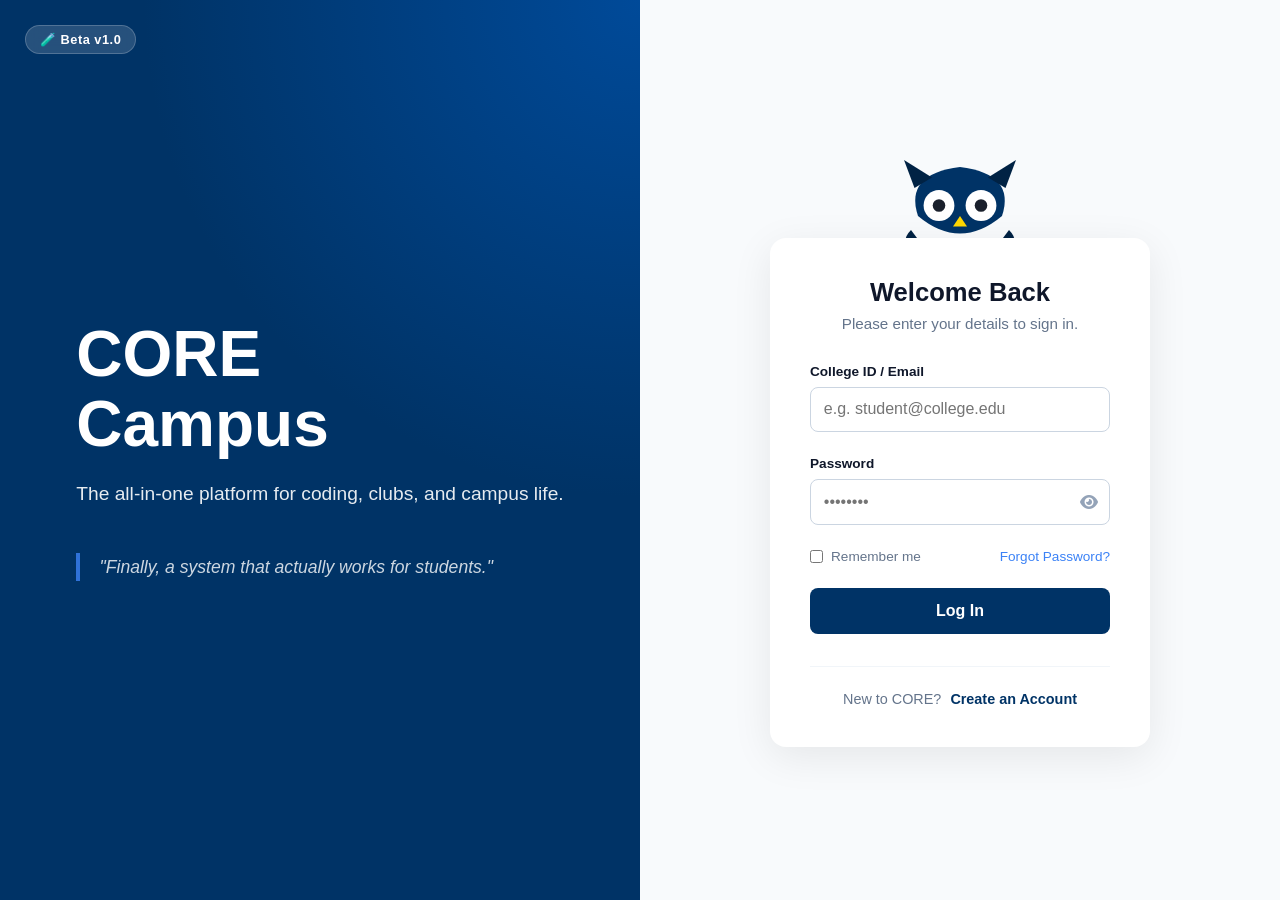
<file: index.html>
<!DOCTYPE html>
<html lang="en">
<head>
    <meta charset="UTF-8">
    <meta name="viewport" content="width=device-width, initial-scale=1.0">
    <title>CORE Campus | Login</title>
    <link rel="stylesheet" href="style.css">
    <link rel="stylesheet" href="https://cdnjs.cloudflare.com/ajax/libs/font-awesome/6.0.0/css/all.min.css">
</head>
<body>
    
    <audio id="success-sound" preload="auto">
        <source src="https://assets.mixkit.co/active_storage/sfx/2568/2568-preview.mp3" type="audio/mpeg">
    </audio>

    <div class="main-container">
        
        <div class="env-badge">🧪 Beta v1.0</div>

        <div class="brand-section">
            <div class="brand-content">
                <h1 class="brand-title">CORE<br>Campus</h1>
                <p class="brand-subtitle">The all-in-one platform for coding, clubs, and campus life.</p>
                
                <div class="static-quote">
                    "Finally, a system that actually works for students."
                </div>
            </div>
        </div>

        <div class="form-section">
            <div class="form-wrapper">
                
                <div class="mascot-container">
                    <svg id="owl-mascot" viewBox="0 0 200 150">
                        <g id="owl-body">
                            <path d="M40,90 Q100,140 160,90 Q180,30 100,20 Q20,30 40,90" fill="#003366"/>
                            <path d="M35,50 L20,10 L60,35 Z" fill="#002244"/>
                            <path d="M165,50 L180,10 L140,35 Z" fill="#002244"/>
                        </g>
                        
                        <g id="eyes-group">
                            <circle class="eye-white" cx="70" cy="75" r="22" fill="#fff"/>
                            <circle class="eye-white" cx="130" cy="75" r="22" fill="#fff"/>
                            <g id="pupils">
                                <circle class="pupil" cx="70" cy="75" r="9" fill="#1a202c"/>
                                <circle class="pupil" cx="130" cy="75" r="9" fill="#1a202c"/>
                            </g>
                        </g>
                        
                        <path d="M100,90 L90,105 L110,105 Z" fill="#FFD700"/>

                        <g id="arms">
                            <path id="arm-left" class="owl-arm" d="M30,110 Q10,130 40,150 L60,150 Z" fill="#002244"/>
                            <path id="arm-right" class="owl-arm" d="M170,110 Q190,130 160,150 L140,150 Z" fill="#002244"/>
                        </g>
                    </svg>
                </div>

               <div class="login-card">
    <div class="header">
        <h2>Welcome Back</h2> 
        <p>Please enter your details to sign in.</p>
    </div>

    <form id="loginForm">
        <div class="input-group">
            <label for="email">College ID / Email</label>
            <input type="text" id="email" placeholder="e.g. student@college.edu" autocomplete="off">
        </div>

        <div class="input-group">
            <label for="password">Password</label>
            <div class="password-wrapper">
                <input type="password" id="password" placeholder="••••••••">
                <i class="fas fa-eye" id="togglePassword"></i>
            </div>
        </div>

        <div class="actions">
            <label class="remember-me">
                <input type="checkbox"> Remember me
            </label>
            <a href="#" class="forgot-pass">Forgot Password?</a>
        </div>

        <button type="submit" id="loginBtn">Log In</button>
    </form>
    
    <p id="error-msg">Invalid credentials. Try 'core123'.</p>

    <div class="card-footer">
        <p>New to CORE? <a href="#" class="signup-link">Create an Account</a></p>
    </div>
</div>
            </div>
        </div>
    </div>

    <script src="script.js"></script>
</body>
</html>
</file>
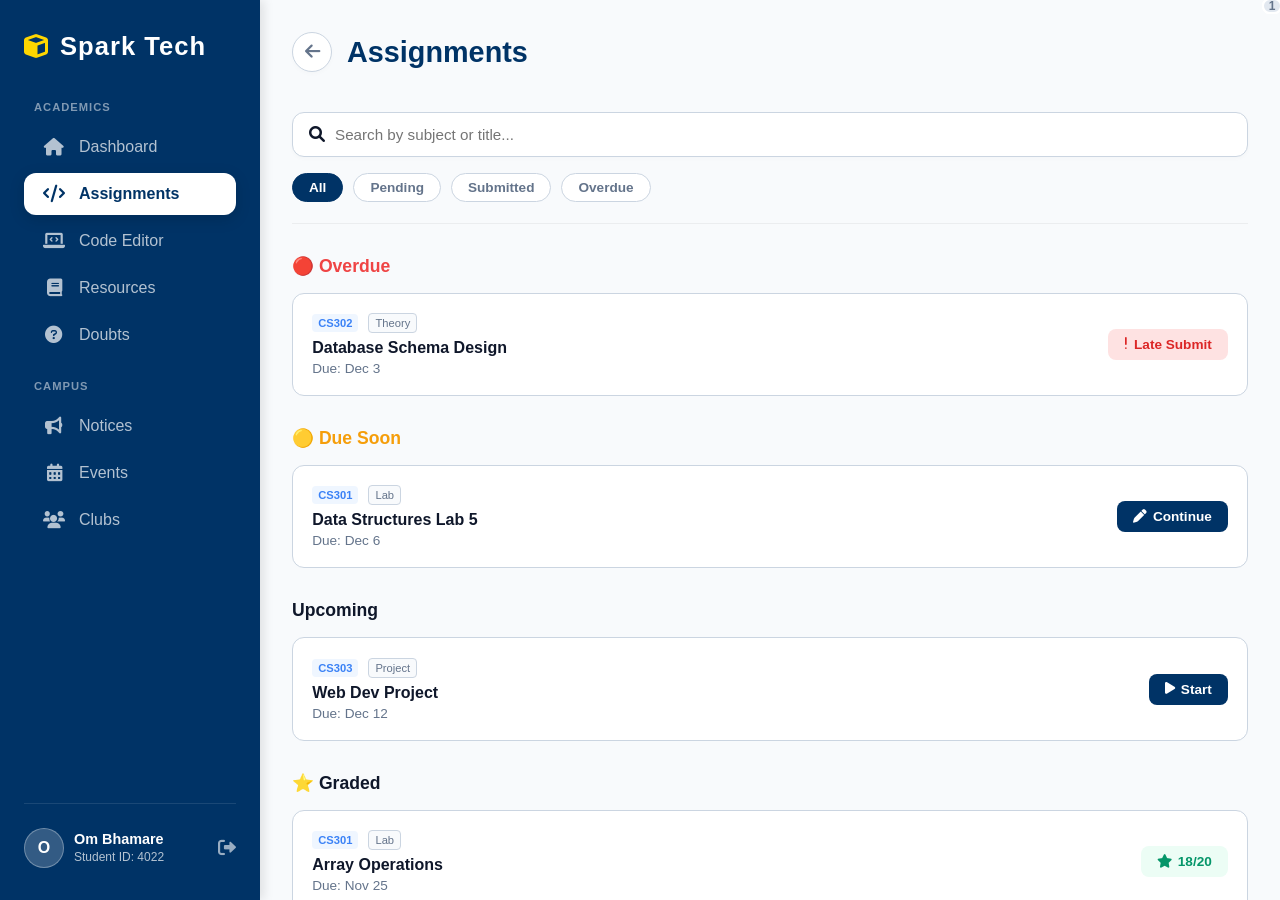
<file: assignments.html>
<!DOCTYPE html>
<html lang="en">
<head>
    <meta charset="UTF-8">
    <meta name="viewport" content="width=device-width, initial-scale=1.0">
    <title>Assignments | CORE Campus</title>
    <link rel="stylesheet" href="dashboard.css"> 
    <link rel="stylesheet" href="assignments.css">
    <link rel="stylesheet" href="https://cdnjs.cloudflare.com/ajax/libs/font-awesome/6.0.0/css/all.min.css">
</head>
<body>
    <div class="app-container">
       
    <div id="sidebar-container"></div>

        <main class="main-content">
            
            <header class="top-bar">
                <div class="page-title">
                    <button class="back-btn" onclick="window.location.href='dashboard.html'">
                        <i class="fas fa-arrow-left"></i>
                    </button>
                    <h1>Assignments</h1>
                </div>
            </header>

            <div class="controls-section">
                <div class="search-bar">
                    <i class="fas fa-search"></i>
                    <input type="text" id="searchInput" placeholder="Search by subject or title...">
                </div>
                
                <div class="filter-tabs" id="filterTabs">
                    <button class="filter-tab active" data-filter="all">All</button>
                    <button class="filter-tab" data-filter="pending">Pending</button>
                    <button class="filter-tab" data-filter="submitted">Submitted</button>
                    <button class="filter-tab" data-filter="overdue">Overdue</button>
                </div>
            </div>

            <div class="assignments-container" id="assignmentsList">
                <div class="skeleton-loader" id="loader">
                    <div class="skeleton-card"></div>
                    <div class="skeleton-card"></div>
                    <div class="skeleton-card"></div>
                </div>
            </div>

        </main>
    </div>
    
    <script src="assignments.js"></script>
     <script src="sidebar.js"></script>
</body>
</html>
</file>
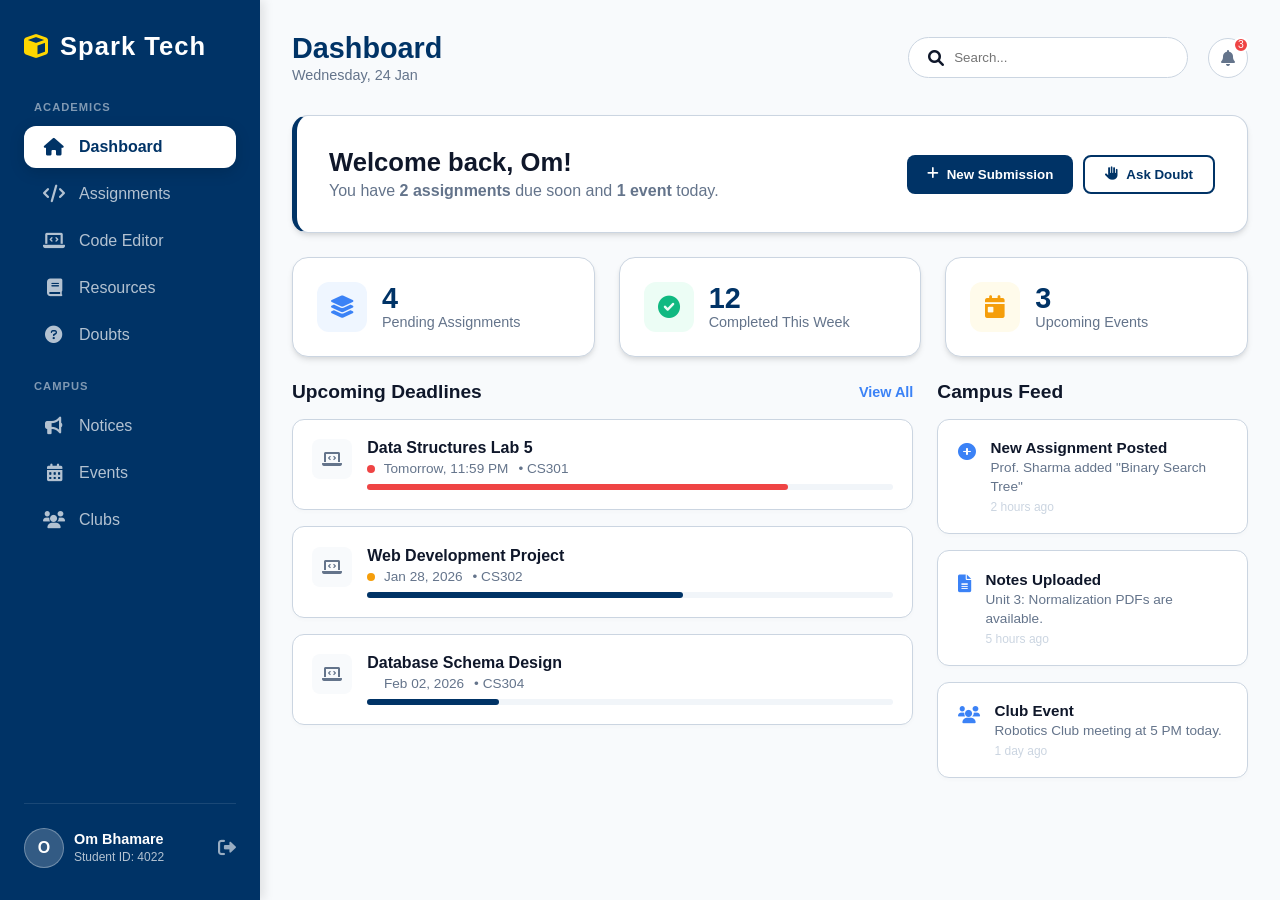
<file: dashboard.html>
<!DOCTYPE html>
<html lang="en">
<head>
    <meta charset="UTF-8">
    <meta name="viewport" content="width=device-width, initial-scale=1.0">
    <title>Dashboard | CORE Campus</title>
    <link rel="stylesheet" href="dashboard.css">
    <link rel="stylesheet" href="https://cdnjs.cloudflare.com/ajax/libs/font-awesome/6.0.0/css/all.min.css">
</head>
<body>
         <div class="app-container">
        
         <div id="sidebar-container"></div>

        <main class="main-content">
            
            <header class="top-bar">
                <div class="page-title">
                    <h1>Dashboard</h1>
                    <p class="date-display">Wednesday, 24 Jan</p>
                </div>
                
                <div class="top-actions">
                    <div class="search-box">
                        <i class="fas fa-search"></i>
                        <input type="text" placeholder="Search...">
                    </div>
                    <div class="notif-badge">
                        <i class="fas fa-bell"></i>
                        <span class="count-badge">3</span>
                    </div>
                </div>
            </header>

            <div class="dashboard-grid">
                
                <div class="welcome-section">
                    <div class="welcome-text">
                        <h2 id="greeting">Welcome back, Om!</h2>
                        <p>You have <strong>2 assignments</strong> due soon and <strong>1 event</strong> today.</p>
                    </div>
                    <div class="quick-actions">
                        <button class="action-btn"><i class="fas fa-plus"></i> New Submission</button>
                        <button class="action-btn outline"><i class="fas fa-hand-paper"></i> Ask Doubt</button>
                    </div>
                </div>

                <div class="stats-container" id="stats-row">
                    </div>

                <div class="content-split">
                    
                    <div class="section-container">
                        <div class="section-header">
                            <h3>Upcoming Deadlines</h3>
                            <a href="assignments.html">View All</a>
                        </div>
                        <div class="card-list" id="deadlines-list">
                            </div>
                    </div>

                    <div class="section-container">
                        <div class="section-header">
                            <h3>Campus Feed</h3>
                            <div class="filter-dots">
                                <span class="dot active"></span>
                                <span class="dot"></span>
                            </div>
                        </div>
                        <div class="feed-list" id="activity-feed">
                            </div>
                    </div>

                </div>
            </div>
        </main>
    </div>
    
    <script src="dashboard.js"></script>
     <script src="sidebar.js"></script>
</body>
</html>
</file>
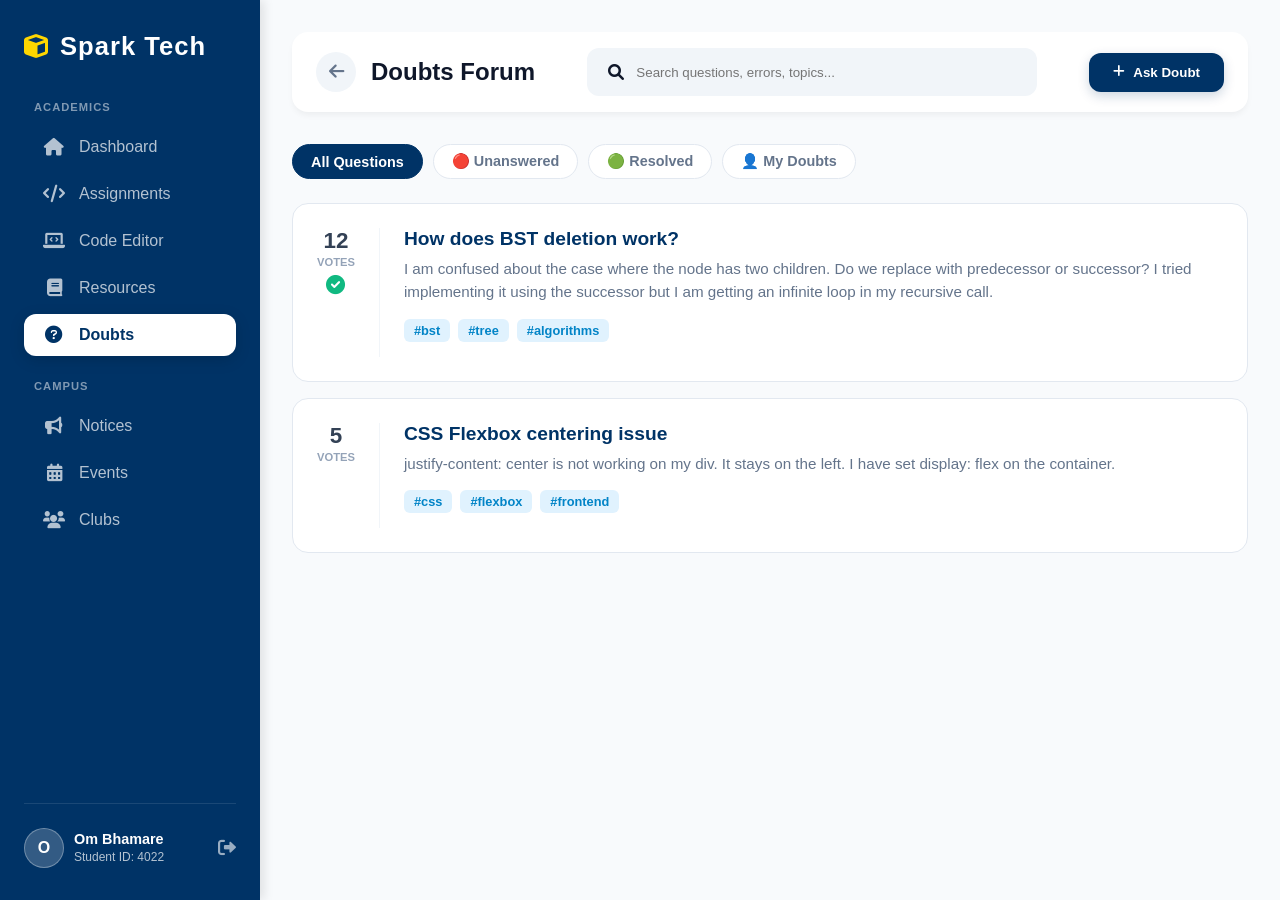
<file: doubts.html>
<!DOCTYPE html>
<html lang="en">
<head>
    <meta charset="UTF-8">
    <meta name="viewport" content="width=device-width, initial-scale=1.0">
    <title>Doubts | CORE Campus</title>
    
    <link rel="stylesheet" href="dashboard.css">
    <link rel="stylesheet" href="doubts.css">
    <link rel="stylesheet" href="https://cdnjs.cloudflare.com/ajax/libs/font-awesome/6.0.0/css/all.min.css">
</head>
<body>

    <div class="app-container">
        <div id="sidebar-container"></div>

        <main class="main-content">
            
            <header class="top-bar">
                <div class="page-title">
                    <button class="back-btn" onclick="window.location.href='dashboard.html'">
                        <i class="fas fa-arrow-left"></i>
                    </button>
                    <h1>Doubts Forum</h1>
                </div>
                
                <div class="header-search">
                    <i class="fas fa-search"></i>
                    <input type="text" id="searchInput" placeholder="Search questions, errors, topics...">
                </div>

                <div class="header-actions">
                    <button class="btn-primary" id="askBtn">
                        <i class="fas fa-plus"></i> <span>Ask Doubt</span>
                    </button>
                </div>
            </header>

            <div class="controls-section">
                <div class="filter-group">
                    <button class="filter-pill active" data-filter="all">All Questions</button>
                    <button class="filter-pill" data-filter="unanswered">🔴 Unanswered</button>
                    <button class="filter-pill" data-filter="resolved">🟢 Resolved</button>
                    <button class="filter-pill" data-filter="mine">👤 My Doubts</button>
                </div>
            </div>

            <div class="doubts-container" id="doubtsList">
                </div>
        </main>
    </div>

    <div class="modal-overlay" id="askModal">
        <div class="modal-content">
            <div class="modal-header">
                <h2>❓ Ask a Doubt</h2>
                <button class="close-modal"><i class="fas fa-times"></i></button>
            </div>
            
            <div class="modal-body">
                <form id="askForm">
                    <div class="form-group">
                        <label class="modal-label">Title</label>
                        <input type="text" class="modal-input" placeholder="e.g. Error in BST deletion logic" required>
                    </div>
                    
                    <div class="form-row" style="display:flex; gap:20px; margin-bottom:1.2rem;">
                        <div class="form-group" style="flex:1;">
                            <label class="modal-label">Subject</label>
                            <select class="modal-input">
                                <option>CS301 - Data Structures</option>
                                <option>CS302 - Web Development</option>
                                <option>CS304 - Database Systems</option>
                            </select>
                        </div>
                        <div class="form-group" style="flex:1;">
                            <label class="modal-label">Priority</label>
                            <select class="modal-input">
                                <option>Normal</option>
                                <option>High Priority</option>
                            </select>
                        </div>
                    </div>

                    <div class="form-group">
                        <label class="modal-label">Description</label>
                        <div class="editor-container" style="margin-top:6px; border: 2px solid #e2e8f0;">
                            <div class="editor-toolbar">
                                <i class="fas fa-bold"></i> <i class="fas fa-italic"></i> <i class="fas fa-code"></i> <i class="fas fa-list"></i> <i class="fas fa-image"></i>
                            </div>
                            <textarea class="reply-textarea" style="min-height:120px;" placeholder="Describe your problem clearly..."></textarea>
                        </div>
                    </div>

                    <div class="form-group" style="margin-top:1.2rem;">
                        <label class="modal-label">Tags</label>
                        <input type="text" class="modal-input" placeholder="e.g. bst, deletion, java">
                    </div>

                    <button type="submit" class="modal-btn">Post Doubt</button>
                </form>
            </div>
        </div>
    </div>

    <div class="detail-overlay" id="detailOverlay">
        <div class="detail-panel">
            <div class="detail-header">
                <button class="back-link" id="closeDetail">
                    <i class="fas fa-arrow-left"></i> Back to list
                </button>
                <div class="action-buttons">
                    <button class="back-link" style="border:1px solid #e2e8f0; padding:6px 12px;"><i class="fas fa-share-alt"></i> Share</button>
                </div>
            </div>
            
            <div class="detail-content" id="detailContent">
                </div>
        </div>
    </div>

    <script src="sidebar.js"></script>
    <script src="doubts.js"></script>
</body>
</html>
</file>
<file: style.css>
/* --- Variables & Reset --- */
:root {
    --primary: #003366;      /* Academic Blue */
    --primary-dark: #002244;
    --accent: #3b82f6;       /* Tech Blue */
    --bg-light: #f8fafc;     /* Clean Grey */
    --text-main: #0f172a;
    --text-muted: #64748b;
    --success: #10b981;
    --error: #ef4444;
}

* { margin: 0; padding: 0; box-sizing: border-box; font-family: -apple-system, BlinkMacSystemFont, "Segoe UI", Roboto, sans-serif; }

body { height: 100vh; overflow: hidden; background: var(--bg-light); }

/* --- Main Grid Layout --- */
.main-container {
    display: grid;
    grid-template-columns: 1fr 1fr; /* Equal split */
    height: 100%;
}

/* --- Badge --- */
.env-badge {
    position: absolute;
    top: 25px;
    left: 25px;
    background: rgba(255, 255, 255, 0.15);
    backdrop-filter: blur(8px);
    color: white; /* Default for dark background side */
    border: 1px solid rgba(255,255,255,0.2);
    padding: 6px 14px;
    border-radius: 20px;
    font-size: 0.8rem;
    font-weight: 600;
    z-index: 100;
    letter-spacing: 0.5px;
}

/* --- Left Side (Branding) --- */
.brand-section {
    background-color: var(--primary);
    background-image: radial-gradient(circle at top right, #004a99 0%, transparent 45%);
    color: white;
    display: flex;
    align-items: center;
    justify-content: center;
    padding: 4rem;
    position: relative;
}

.brand-content { max-width: 500px; }

.brand-title {
    font-size: 4rem;
    font-weight: 800;
    line-height: 1.1;
    margin-bottom: 1.5rem;
}

.brand-subtitle {
    font-size: 1.2rem;
    opacity: 0.9;
    margin-bottom: 3rem;
    font-weight: 300;
}

.static-quote {
    border-left: 4px solid var(--accent);
    padding-left: 1.2rem;
    font-style: italic;
    font-size: 1.1rem;
    opacity: 0.8;
    line-height: 1.6;
}

/* --- Right Side (Form) --- */
.form-section {
    background: var(--bg-light);
    display: flex;
    align-items: center;
    justify-content: center;
}

.form-wrapper { width: 100%; max-width: 380px; position: relative; }

/* --- Mascot Styling --- */
.mascot-container {
    width: 140px;
    height: 110px;
    margin: 0 auto -25px auto; /* Negative margin pulls it behind the card slightly */
    position: relative;
    z-index: 10;
}

#owl-mascot { overflow: visible; }

/* Arm Animation Configuration */
.owl-arm {
    transition: transform 0.2s cubic-bezier(0.25, 1, 0.5, 1);
    transform-origin: center bottom;
}

/* STATE: Password Focus (Hands Up) */
.form-wrapper.password-mode #arm-left {
    transform: translateY(-40px) translateX(20px) rotate(10deg);
}
.form-wrapper.password-mode #arm-right {
    transform: translateY(-40px) translateX(-20px) rotate(-10deg);
}

/* --- Login Card --- */
.login-card {
    background: white;
    padding: 2.5rem;
    border-radius: 16px;
    box-shadow: 0 10px 40px rgba(0,0,0,0.08);
    position: relative;
    z-index: 20;
}

.header { text-align: center; margin-bottom: 2rem; }
.header h2 { color: var(--text-main); font-size: 1.6rem; margin-bottom: 0.5rem; }
.header p { color: var(--text-muted); font-size: 0.95rem; }

.input-group { margin-bottom: 1.5rem; }
.input-group label {
    display: block;
    font-size: 0.85rem;
    font-weight: 600;
    color: var(--text-main);
    margin-bottom: 0.5rem;
}

.input-group input {
    width: 100%;
    padding: 0.8rem;
    border: 1px solid #cbd5e1;
    border-radius: 8px;
    font-size: 1rem;
    color: var(--text-main);
    transition: all 0.2s;
}

.input-group input:focus {
    outline: none;
    border-color: var(--primary);
    box-shadow: 0 0 0 3px rgba(0, 51, 102, 0.1);
}

/* Password Toggle Icon */
.password-wrapper { position: relative; }
.password-wrapper input { padding-right: 40px; }
#togglePassword {
    position: absolute;
    right: 12px;
    top: 50%;
    transform: translateY(-50%);
    color: #94a3b8;
    cursor: pointer;
    font-size: 1rem;
    transition: color 0.2s;
}
#togglePassword:hover { color: var(--primary); }

/* Login Button */
#loginBtn {
    width: 100%;
    padding: 0.9rem;
    background: var(--primary);
    color: white;
    border: none;
    border-radius: 8px;
    font-size: 1rem;
    font-weight: 600;
    cursor: pointer;
    transition: background 0.2s;
}
#loginBtn:hover { background: var(--primary-dark); }

/* Error Message */
#error-msg {
    color: var(--error);
    font-size: 0.9rem;
    text-align: center;
    margin-top: 1.2rem;
    display: none;
    font-weight: 500;
}

/* --- Mobile Responsiveness --- */
@media (max-width: 900px) {
    .main-container { grid-template-columns: 1fr; }
    .brand-section { display: none; }
    .env-badge { 
        color: var(--text-muted); 
        border-color: #e2e8f0; 
        background: rgba(255,255,255,0.8);
    }
}
/* --- New Additions --- */

/* Remember Me & Forgot Password Row */
.actions {
    display: flex;
    justify-content: space-between;
    align-items: center;
    margin-bottom: 1.5rem;
    font-size: 0.85rem;
}

.remember-me {
    display: flex;
    align-items: center;
    gap: 8px;
    color: var(--text-muted);
    cursor: pointer;
}

.forgot-pass {
    color: var(--accent);
    text-decoration: none;
    font-weight: 500;
}
.forgot-pass:hover { text-decoration: underline; }

/* New User Footer */
.card-footer {
    margin-top: 2rem;
    padding-top: 1.5rem;
    border-top: 1px solid #f1f5f9; /* Subtle divider line */
    text-align: center;
    font-size: 0.9rem;
    color: var(--text-muted);
}

.signup-link {
    color: var(--primary);
    font-weight: 700;
    text-decoration: none;
    margin-left: 5px;
    transition: color 0.2s;
}

.signup-link:hover {
    color: var(--accent);
    text-decoration: underline;
}
</file>
<file: dashboard.css>
/* --- SHARED THEME (Matches Login) --- */
:root {
    --primary: #003366;       /* The exact Login Blue */
    --primary-dark: #002244;
    --accent: #3b82f6;        /* Tech Blue */
    --accent-light: #eff6ff;
    --bg-body: #f8fafc;       /* Same background as Login */
    --text-main: #0f172a;
    --text-muted: #64748b;
    --border: #cbd5e1;        /* Same border color as Login inputs */
    --card-radius: 16px;
    --card-shadow: 0 4px 6px -1px rgba(0, 0, 0, 0.1), 0 2px 4px -1px rgba(0, 0, 0, 0.06);
}

* { margin: 0; padding: 0; box-sizing: border-box; font-family: -apple-system, BlinkMacSystemFont, "Segoe UI", Roboto, sans-serif; }

body { background: var(--bg-body); color: var(--text-main); height: 100vh; overflow: hidden; }
a { text-decoration: none; color: inherit; }

.app-container { display: flex; height: 100%; }


/* Mini Profile at Bottom */
.sidebar-footer { margin-top: auto; padding-top: 1.5rem; border-top: 1px solid rgba(255,255,255,0.1); }
.user-mini-profile { display: flex; align-items: center; gap: 10px; }
.avatar { width: 40px; height: 40px; background: rgba(255,255,255,0.2); border-radius: 50%; display: flex; align-items: center; justify-content: center; font-weight: bold; border: 1px solid rgba(255,255,255,0.3); }
.info .name { display: block; font-size: 0.9rem; font-weight: 600; }
.info .role { font-size: 0.75rem; opacity: 0.7; }
.logout-btn { margin-left: auto; background: none; border: none; color: rgba(255,255,255,0.6); cursor: pointer; font-size: 1rem; }
.logout-btn:hover { color: #ff6b6b; }


/* --- MAIN CONTENT --- */
.main-content {
    flex: 1;
    overflow-y: auto;
    padding: 2rem;
    background: var(--bg-body);
}

/* --- TOP BAR --- */
.top-bar { display: flex; justify-content: space-between; align-items: center; margin-bottom: 2rem; }
.page-title h1 { font-size: 1.8rem; color: var(--primary); margin-bottom: 2px; }
.date-display { color: var(--text-muted); font-size: 0.9rem; }

.top-actions { display: flex; gap: 20px; align-items: center; }
.search-box {
    background: white; padding: 0.7rem 1.2rem; border-radius: 50px;
    border: 1px solid var(--border); display: flex; align-items: center; gap: 10px;
    width: 280px; transition: 0.2s;
}
.search-box:focus-within { border-color: var(--accent); box-shadow: 0 0 0 3px rgba(59, 130, 246, 0.1); }
.search-box input { border: none; outline: none; width: 100%; color: var(--text-main); }

.notif-badge {
    position: relative; width: 40px; height: 40px; background: white;
    border-radius: 50%; display: flex; align-items: center; justify-content: center;
    border: 1px solid var(--border); cursor: pointer; color: var(--text-muted);
}
.count-badge {
    position: absolute; top: -2px; right: -2px; background: #ef4444; color: white;
    font-size: 0.65rem; width: 16px; height: 16px; border-radius: 50%;
    display: flex; align-items: center; justify-content: center; border: 2px solid white;
}


/* --- DASHBOARD GRID --- */
.dashboard-grid { display: flex; flex-direction: column; gap: 1.5rem; }

/* Welcome Banner */
.welcome-section {
    background: white;
    border-radius: var(--card-radius);
    padding: 2rem;
    box-shadow: var(--card-shadow);
    display: flex; justify-content: space-between; align-items: center;
    border: 1px solid var(--border);
    /* Subtle blue accent on left to tie to Login */
    border-left: 5px solid var(--primary);
}
.welcome-text h2 { font-size: 1.6rem; margin-bottom: 5px; color: var(--text-main); }
.welcome-text p { color: var(--text-muted); }

.quick-actions { display: flex; gap: 10px; }
.action-btn {
    padding: 10px 20px; background: var(--primary); color: white;
    border: none; border-radius: 8px; font-weight: 600; cursor: pointer;
    display: flex; align-items: center; gap: 8px; transition: 0.2s;
}
.action-btn:hover { background: var(--primary-dark); transform: translateY(-2px); }
.action-btn.outline { background: white; color: var(--primary); border: 2px solid var(--primary); }
.action-btn.outline:hover { background: var(--bg-body); }

/* Stats Row */
.stats-container { display: flex; gap: 1.5rem; }
.stat-card {
    flex: 1; background: white; padding: 1.5rem;
    border-radius: var(--card-radius); box-shadow: var(--card-shadow);
    display: flex; align-items: center; gap: 15px; border: 1px solid var(--border);
}
.icon-box {
    width: 50px; height: 50px; border-radius: 12px;
    display: flex; align-items: center; justify-content: center; font-size: 1.4rem;
}
/* Using Login Palette Colors */
.icon-box.blue { background: var(--accent-light); color: var(--accent); }
.icon-box.green { background: #ecfdf5; color: #10b981; }
.icon-box.gold { background: #fffbeb; color: #f59e0b; }

.stat-info h3 { font-size: 1.8rem; font-weight: 800; color: var(--primary); line-height: 1; margin-bottom: 2px; }
.stat-info p { font-size: 0.9rem; color: var(--text-muted); font-weight: 500; }


/* Split Layout */
.content-split { display: grid; grid-template-columns: 2fr 1fr; gap: 1.5rem; }

.section-header { display: flex; justify-content: space-between; align-items: center; margin-bottom: 1rem; }
.section-header h3 { font-size: 1.2rem; color: var(--text-main); font-weight: 700; }
.section-header a { color: var(--accent); font-weight: 600; font-size: 0.9rem; }

/* Cards Styling */
.deadline-card, .feed-item {
    background: white; padding: 1.2rem; margin-bottom: 1rem;
    border-radius: 12px; border: 1px solid var(--border);
    box-shadow: 0 2px 4px rgba(0,0,0,0.02); display: flex; gap: 15px;
    transition: 0.2s;
}
.deadline-card:hover, .feed-item:hover { transform: translateY(-2px); box-shadow: var(--card-shadow); border-color: var(--accent); }

/* Deadline Specifics */
.task-icon {
    width: 40px; height: 40px; background: var(--bg-body); color: var(--text-muted);
    border-radius: 8px; display: flex; align-items: center; justify-content: center;
}
.task-content { flex: 1; }
.task-content h4 { font-size: 1rem; margin-bottom: 4px; color: var(--text-main); }
.task-meta { font-size: 0.85rem; color: var(--text-muted); margin-bottom: 8px; display: flex; gap: 10px; }
.urgency-dot { width: 8px; height: 8px; border-radius: 50%; display: inline-block; margin-right: 5px; }
.urgency-dot.red { background: #ef4444; }
.urgency-dot.orange { background: #f59e0b; }

.progress-track { height: 6px; background: #f1f5f9; border-radius: 3px; width: 100%; }
.progress-fill { height: 100%; border-radius: 3px; background: var(--primary); }

/* Feed Specifics */
.feed-item { align-items: flex-start; }
.feed-icon { margin-top: 3px; color: var(--accent); font-size: 1.1rem; }
.feed-text h4 { font-size: 0.95rem; margin-bottom: 2px; }
.feed-text p { font-size: 0.85rem; color: var(--text-muted); line-height: 1.4; }
.feed-text .time { font-size: 0.75rem; color: #cbd5e1; margin-top: 4px; display: block; }

@media (max-width: 900px) {
    .content-split { grid-template-columns: 1fr; }
    .sidebar { display: none; /* Add mobile toggle later */ }
    .main-content { margin: 0; }
}
</file>
<file: assignments.css>
/* --- Reusing Variables from dashboard.css --- */

/* STICKY CONTROLS */
.controls-section {
    position: sticky;
    top: 0;
    background: var(--bg-body); /* Matches background to look seamless */
    z-index: 10;
    padding-bottom: 1rem;
    padding-top: 0.5rem;
    margin-bottom: 1rem;
    border-bottom: 1px solid rgba(0,0,0,0.05);
}

.search-bar {
    background: white;
    padding: 0.8rem 1rem;
    border-radius: 12px;
    border: 1px solid var(--border);
    display: flex;
    align-items: center;
    gap: 10px;
    margin-bottom: 1rem;
    box-shadow: 0 2px 4px rgba(0,0,0,0.02);
}
.search-bar input { border: none; outline: none; width: 100%; font-size: 0.95rem; }

.filter-tabs { display: flex; gap: 10px; overflow-x: auto; padding-bottom: 5px; }
.filter-tab {
    padding: 6px 16px;
    background: white;
    border: 1px solid var(--border);
    border-radius: 20px;
    font-size: 0.85rem;
    font-weight: 600;
    color: var(--text-muted);
    cursor: pointer;
    transition: 0.2s;
    white-space: nowrap;
}
.filter-tab:hover { border-color: var(--accent); color: var(--accent); }
.filter-tab.active { background: var(--primary); color: white; border-color: var(--primary); }

/* --- Page Title & Back Button Styling --- */

.page-title {
    display: flex;
    align-items: center;
    gap: 15px; /* Space between arrow and text */
}

.page-title h1 {
    font-size: 1.8rem;
    color: var(--primary);
    margin: 0;
}

.back-btn {
    background: white;
    border: 1px solid var(--border); /* Matches your search bar border */
    color: var(--text-muted);
    width: 40px;
    height: 40px;
    border-radius: 50%; /* Makes it a perfect circle */
    display: flex;
    align-items: center;
    justify-content: center;
    cursor: pointer;
    transition: all 0.2s ease;
    font-size: 1.1rem;
    box-shadow: 0 2px 5px rgba(0,0,0,0.02);
}

.back-btn:hover {
    background: var(--primary); /* Deep Blue on hover */
    color: white;
    border-color: var(--primary);
    transform: translateX(-3px); /* Subtle animation moving left */
    box-shadow: 0 4px 10px rgba(0, 51, 102, 0.2);
}

/* ASSIGNMENT SECTIONS */
.section-header {
    display: flex; align-items: center; gap: 10px;
    margin-bottom: 1rem; margin-top: 2rem;
}
.section-header h2 { font-size: 1.1rem; font-weight: 700; color: var(--text-main); }
.count-badge {
    background: #e2e8f0; color: var(--text-muted);
    padding: 2px 8px; border-radius: 10px; font-size: 0.75rem; font-weight: 700;
}

/* SECTION VARIANTS */
.section-overdue h2 { color: #ef4444; }
.section-overdue .count-badge { background: #fee2e2; color: #ef4444; }

.section-duesoon h2 { color: #f59e0b; }
.section-duesoon .count-badge { background: #ffedd5; color: #c2410c; }


/* ASSIGNMENT CARD */
.assignment-card {
    background: white;
    border-radius: 12px;
    padding: 1.2rem;
    border: 1px solid var(--border);
    margin-bottom: 1rem;
    display: flex;
    justify-content: space-between;
    align-items: center;
    transition: transform 0.2s, box-shadow 0.2s;
    cursor: pointer;
    position: relative;
    overflow: hidden;
}
.assignment-card:hover {
    transform: translateY(-2px);
    box-shadow: 0 4px 12px rgba(0,0,0,0.06);
    border-color: var(--accent);
}

/* Left Side: Info */
.card-left { flex: 1; }
.card-header { display: flex; align-items: center; gap: 10px; margin-bottom: 6px; }
.subject-badge {
    font-size: 0.7rem; font-weight: 700;
    padding: 3px 6px; border-radius: 4px;
    background: #eff6ff; color: var(--accent);
    text-transform: uppercase;
}
.type-badge {
    font-size: 0.7rem; padding: 3px 6px; border-radius: 4px;
    background: #f8fafc; color: var(--text-muted); border: 1px solid var(--border);
}

.card-title { font-size: 1rem; font-weight: 600; color: var(--text-main); margin-bottom: 4px; }
.card-meta { font-size: 0.85rem; color: var(--text-muted); display: flex; align-items: center; gap: 10px; }

/* Progress Bar (Mini) */
.time-bar {
    width: 100px; height: 4px; background: #f1f5f9; border-radius: 2px;
    display: inline-block; overflow: hidden; vertical-align: middle; margin-right: 5px;
}
.time-fill { height: 100%; border-radius: 2px; }

/* Right Side: Action */
.card-action .btn {
    padding: 8px 16px; border-radius: 8px; font-size: 0.85rem; font-weight: 600;
    border: none; cursor: pointer; display: flex; align-items: center; gap: 6px;
    transition: 0.2s;
}
.btn-primary { background: var(--primary); color: white; }
.btn-primary:hover { background: var(--primary-dark); }

.btn-danger { background: #fee2e2; color: #dc2626; }
.btn-danger:hover { background: #fecaca; }

.btn-secondary { background: #f1f5f9; color: var(--text-muted); }
.btn-secondary:hover { background: #e2e8f0; }

.btn-info { background: #ecfdf5; color: #059669; }


/* SKELETON LOADER */
.skeleton-loader { display: flex; flex-direction: column; gap: 1rem; }
.skeleton-card {
    height: 100px; background: #e2e8f0; border-radius: 12px;
    animation: pulse 1.5s infinite ease-in-out;
}
@keyframes pulse {
    0% { opacity: 0.6; }
    50% { opacity: 1; }
    100% { opacity: 0.6; }
}

/* EMPTY STATE */
.empty-state { text-align: center; padding: 3rem; color: var(--text-muted); }
.empty-icon { font-size: 2rem; margin-bottom: 1rem; opacity: 0.5; }
</file>
<file: doubts.css>
/* --- 1. GLOBAL LAYOUT --- */
.main-content {
    background: #f8fafc;
    min-height: 100vh;
    font-family: 'Segoe UI', sans-serif;
}
.doubts-container {
    display: flex; flex-direction: column; gap: 1rem; padding-bottom: 5rem;
}

/* --- 2. TOP BAR (PREMIUM) --- */
.top-bar {
    display: flex; justify-content: space-between; align-items: center;
    margin-bottom: 2rem; background: white; padding: 1rem 1.5rem;
    border-radius: 16px; box-shadow: 0 4px 6px -1px rgba(0,0,0,0.05);
}
.page-title { display: flex; align-items: center; gap: 15px; }
.page-title h1 { font-size: 1.5rem; color: #0f172a; margin: 0; font-weight: 800; }

.back-btn {
    width: 40px; height: 40px; border-radius: 50%; background: #f1f5f9;
    border: none; color: #64748b; font-size: 1.1rem; cursor: pointer;
    transition: 0.2s; display: flex; align-items: center; justify-content: center;
}
.back-btn:hover { background: #003366; color: white; transform: translateX(-3px); }

.header-search {
    flex: 1; max-width: 450px; background: #f1f5f9; padding: 0 1.2rem;
    height: 48px; border-radius: 12px; display: flex; align-items: center; gap: 12px;
    border: 2px solid transparent; transition: 0.2s;
}
.header-search:focus-within { background: white; border-color: #003366; }
.header-search input { border: none; background: transparent; width: 100%; outline: none; }

.header-actions .btn-primary {
    background: #003366; color: white; border: none; padding: 12px 24px;
    border-radius: 12px; font-weight: 600; cursor: pointer; display: flex; align-items: center; gap: 8px;
    transition: 0.2s; box-shadow: 0 4px 12px rgba(0, 51, 102, 0.2);
}
.header-actions .btn-primary:hover { transform: translateY(-2px); box-shadow: 0 6px 15px rgba(0, 51, 102, 0.3); }

/* --- 3. CONTROLS --- */
.controls-section { display: flex; justify-content: space-between; align-items: center; margin-bottom: 1.5rem; }
.filter-group { display: flex; gap: 10px; }
.filter-pill {
    background: white; border: 1px solid #e2e8f0; padding: 8px 18px; border-radius: 20px;
    font-size: 0.9rem; font-weight: 600; color: #64748b; cursor: pointer; transition: 0.2s;
}
.filter-pill:hover, .filter-pill.active { background: #003366; color: white; border-color: #003366; }

/* --- 4. DOUBT CARD (LIST VIEW) --- */
.doubt-card {
    background: white; border: 1px solid #e2e8f0; border-radius: 16px;
    padding: 1.5rem; display: flex; gap: 1.5rem; cursor: pointer;
    transition: all 0.2s ease;
}
.doubt-card:hover {
    transform: translateY(-4px); box-shadow: 0 12px 24px rgba(0,0,0,0.06);
    border-color: #003366;
}
.vote-box {
    display: flex; flex-direction: column; align-items: center; min-width: 60px;
    text-align: center; gap: 2px; padding-right: 1.5rem; border-right: 1px solid #f1f5f9;
}
.vote-count { font-size: 1.4rem; font-weight: 800; color: #334155; }
.vote-label { font-size: 0.7rem; color: #94a3b8; font-weight: 600; text-transform: uppercase; }
.doubt-main { flex: 1; }
.doubt-title { font-size: 1.2rem; font-weight: 700; color: #003366; margin-bottom: 8px; }
.doubt-desc { color: #64748b; font-size: 0.95rem; margin-bottom: 15px; line-height: 1.5; }
.tags-row { display: flex; gap: 8px; margin-bottom: 15px; }
.tag-pill { background: #e0f2fe; color: #0284c7; padding: 4px 10px; border-radius: 6px; font-size: 0.8rem; font-weight: 600; }

/* --- 5. DETAIL PANEL (SLIDE IN) --- */
.detail-overlay {
    position: fixed; top: 0; right: -100%; width: 100%; height: 100%;
    background: rgba(0,0,0,0.5); z-index: 10000; transition: right 0.3s cubic-bezier(0.16, 1, 0.3, 1);
    display: flex; justify-content: flex-end; backdrop-filter: blur(2px);
}
.detail-overlay.active { right: 0; }

.detail-panel {
    width: 70%; max-width: 1000px; background: white; height: 100%;
    box-shadow: -10px 0 40px rgba(0,0,0,0.2); display: flex; flex-direction: column;
}

.detail-header {
    padding: 1.2rem 2rem; border-bottom: 1px solid #e2e8f0;
    display: flex; justify-content: space-between; align-items: center; background: #fff;
}
.back-link {
    background: transparent; border: 1px solid #e2e8f0; padding: 8px 16px; border-radius: 8px;
    color: #475569; font-weight: 600; cursor: pointer; display: flex; align-items: center; gap: 8px; transition: 0.2s;
}
.back-link:hover { background: #f1f5f9; color: #0f172a; }

.detail-content { padding: 0 3rem 3rem 3rem; overflow-y: auto; flex: 1; }

.question-section { display: flex; gap: 25px; padding: 2.5rem 0; border-bottom: 1px solid #e2e8f0; }
.big-vote-box { display: flex; flex-direction: column; align-items: center; gap: 8px; }
.vote-btn { 
    width: 40px; height: 40px; border-radius: 50%; border: 1px solid #e2e8f0; 
    background: white; color: #94a3b8; font-size: 1.2rem; cursor: pointer; transition: 0.2s;
    display: flex; align-items: center; justify-content: center;
}
.vote-btn:hover { border-color: #f59e0b; color: #f59e0b; background: #fffbeb; }
.big-score { font-size: 1.5rem; font-weight: 800; color: #334155; }

.q-title-lg { font-size: 1.8rem; font-weight: 800; color: #0f172a; line-height: 1.3; margin-bottom: 1.5rem; }
.q-text-lg { font-size: 1.05rem; line-height: 1.7; color: #334155; margin-bottom: 2rem; white-space: pre-wrap; }

/* User Signature */
.user-signature {
    background: #f8fafc; padding: 15px; border-radius: 8px; border: 1px solid #e2e8f0;
    width: 200px; float: right; margin-left: 20px;
}
.asked-time { font-size: 0.75rem; color: #64748b; margin-bottom: 8px; display: block; }
.user-row { display: flex; align-items: center; gap: 10px; }
.user-avatar { 
    width: 32px; height: 32px; background: #003366; color: white; 
    border-radius: 4px; display: flex; align-items: center; justify-content: center; font-weight: bold;
}
.user-name { font-size: 0.9rem; font-weight: 600; color: #003366; display: block; }
.user-role { font-size: 0.7rem; color: #64748b; }

/* Answers */
.answers-header { font-size: 1.3rem; font-weight: 700; margin: 3rem 0 2rem 0; }
.answer-item { display: flex; gap: 25px; padding-bottom: 2rem; margin-bottom: 2rem; border-bottom: 1px solid #f1f5f9; }
.answer-item.accepted .answer-content {
    border: 2px solid #10b981; background: #ecfdf5; padding: 20px; border-radius: 12px;
}
.accepted-badge {
    background: #10b981; color: white; display: inline-flex; align-items: center; gap: 6px;
    padding: 6px 12px; border-radius: 20px; font-size: 0.8rem; font-weight: 700; margin-bottom: 15px;
}

/* --- 6. RICH EDITOR STYLES (THE UPGRADE) --- */
.reply-section {
    padding: 2rem 3rem; background: #f8fafc; border-top: 1px solid #e2e8f0;
}
.editor-container {
    background: white; border: 1px solid #cbd5e1; border-radius: 12px; overflow: hidden;
    transition: all 0.2s ease;
    box-shadow: 0 2px 5px rgba(0,0,0,0.02);
}
/* Glow effect when typing */
.editor-container:focus-within { 
    border-color: #003366; 
    box-shadow: 0 0 0 4px rgba(0, 51, 102, 0.1); 
}

.editor-toolbar {
    background: #f1f5f9; padding: 10px 15px; border-bottom: 1px solid #e2e8f0;
    display: flex; gap: 12px; color: #64748b;
}
.editor-toolbar i { 
    cursor: pointer; padding: 6px; border-radius: 6px; transition: 0.2s; font-size: 0.9rem;
}
.editor-toolbar i:hover { background: #e2e8f0; color: #0f172a; }

.reply-textarea {
    width: 100%; border: none; padding: 15px; min-height: 150px; outline: none; resize: vertical;
    font-family: inherit; font-size: 1rem; color: #334155; line-height: 1.5;
}

.post-btn {
    background: #003366; color: white; border: none; padding: 12px 28px;
    border-radius: 8px; font-weight: 600; margin-top: 15px; cursor: pointer;
    font-size: 1rem; transition: 0.2s; box-shadow: 0 4px 6px rgba(0,0,0,0.1);
}
.post-btn:hover { background: #002244; transform: translateY(-2px); box-shadow: 0 6px 12px rgba(0,0,0,0.15); }

/* --- 7. MODAL --- */
.modal-overlay {
    position: fixed; top: 0; left: 0; width: 100%; height: 100%;
    background: rgba(0,0,0,0.5); z-index: 9999; display: none;
    align-items: center; justify-content: center; backdrop-filter: blur(4px);
}
.modal-overlay.active { display: flex; }
.modal-content {
    background: white; width: 100%; max-width: 650px; padding: 0;
    border-radius: 20px; box-shadow: 0 25px 50px -12px rgba(0, 0, 0, 0.25);
    animation: slideUp 0.3s ease;
}
.modal-header { background: #003366; color: white; padding: 1.5rem 2rem; display: flex; justify-content: space-between; }
.modal-header h2 { margin: 0; font-size: 1.4rem; }
.close-modal { background: none; border: none; color: rgba(255,255,255,0.8); font-size: 1.2rem; cursor: pointer; }
.modal-body { padding: 2rem; }

.modal-input {
    width: 100%; padding: 12px 16px; border: 2px solid #e2e8f0; border-radius: 10px;
    font-size: 0.95rem; transition: 0.2s; margin-top: 6px; font-family: inherit;
}
.modal-input:focus { border-color: #003366; outline: none; }
.modal-label { font-weight: 700; color: #334155; font-size: 0.9rem; margin-bottom: 5px; display: block; }
.modal-btn {
    width: 100%; background: #003366; color: white; padding: 14px; border: none;
    border-radius: 12px; font-weight: 700; font-size: 1rem; margin-top: 15px; cursor: pointer;
}

@keyframes slideUp { from { transform: translateY(20px); opacity: 0; } to { transform: translateY(0); opacity: 1; } }
@media(max-width: 1024px) { .detail-panel { width: 100%; } }
</file>
